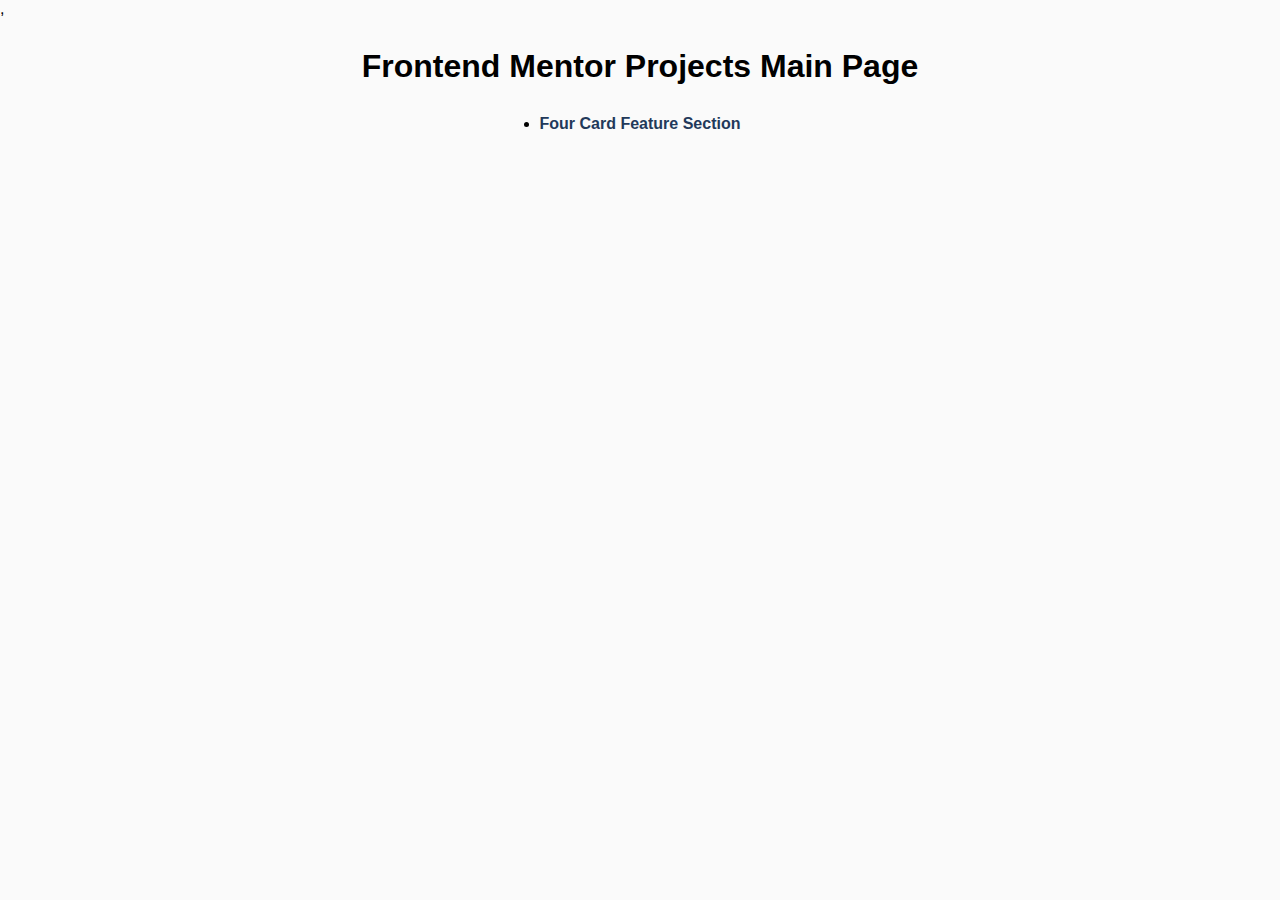
<file: index.html>
,<!DOCTYPE html>
<html lang="en">
<head>
    <meta charset="UTF-8">
    <meta http-equiv="X-UA-Compatible" content="IE=edge">
    <title>Frontend Mentor  Main Page</title>
    <link rel="stylesheet" href="style.css" />
</head>
<body>
    <header>
        <h1>Frontend Mentor  Projects Main Page</h1>
    </header>
    <div class="container">
        <ul>
            <li>
                <a href="/four-card-feature-section-master/index.html">Four Card Feature Section</a>
            </li>
        </ul>
    </div>
</body>
</html>
</file>
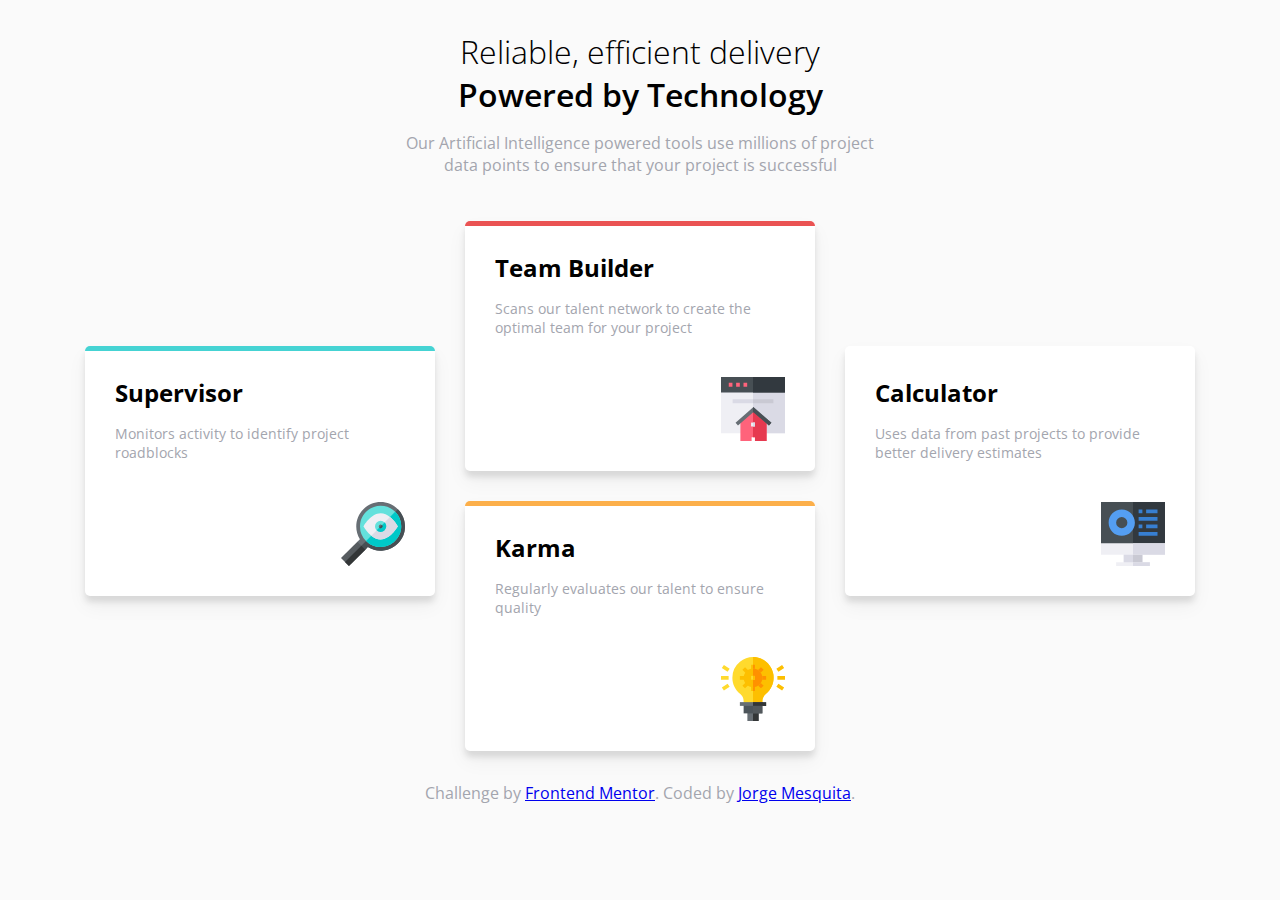
<file: four-card-feature-section-master/index.html>
<!DOCTYPE html>
<html lang="en">
<head>
  <meta charset="UTF-8">
  <meta name="viewport" content="width=device-width, initial-scale=1.0"> <!-- displays site properly based on user's device -->

  <link rel="icon" type="image/png" sizes="32x32" href="./images/favicon-32x32.png">
  
  <title>Frontend Mentor | Four card feature section</title>
  <link rel="stylesheet" href="style.css" />

</head>
<body>
  <header>
    <h1>Reliable, efficient delivery
        <span>Powered by Technology</span>
    </h1>
    <p>Our Artificial Intelligence powered tools use millions of project data points 
      to ensure that your project is successful
    </p>
  </header>
  <div class="container">
    <div class="box box-cyan box-push">
      <h2>Supervisor</h2>
      <p>Monitors activity to identify project roadblocks</p>
      <img src="./images/icon-supervisor.svg" alt="supervisor" />
    </div>
    <div class="box box-red">
      <h2>Team Builder</h2>
      <p>Scans our talent network to create the optimal team for your project</p>
      <img src="./images/icon-team-builder.svg" alt="team builder" />
    </div>
    <div class="box box-blu box-push">
      <h2>Calculator</h2>
      <p>Uses data from past projects to provide better delivery estimates</p>
      <img src="./images/icon-calculator.svg" alt="calculator" />
    </div>
    <div class="box box-orange">
      <h2>Karma</h2>
       <p>Regularly evaluates our talent to ensure quality</p>
       <img src="./images/icon-karma.svg" alt="karma" />
    </div>
  </div>


  


  

  

  
  <footer>
    <p class="attribution">
      Challenge by <a href="https://www.frontendmentor.io?ref=challenge" target="_blank">Frontend Mentor</a>. 
      Coded by <a href="#">Jorge Mesquita</a>.
    </p>
  </footer>
</body>
</html>
</file>
<file: style.css>
* {
    box-sizing: border-box;
    margin: 0;
    padding: 0;
}

body {
    font-family: 'Open Sans', sans-serif;
    background-color: hsl(0, 0%, 98%);
}

header {
    margin: 30px auto;
    max-width: 600px;
    text-align: center;
}

a {
    font-weight: 600;
    text-decoration: none;
    color: rgb(34, 57, 90);
}

.container {
    display: flex;
   /* flex-wrap: wrap;*/
    margin: 0 auto;
    justify-content: center;
    max-width: 1140px;
}
</file>
<file: four-card-feature-section-master/style.css>
@import url('https://fonts.googleapis.com/css2?family=Open+Sans&display=swap');

* {
    box-sizing: border-box;
}

body {
    font-family: 'Open Sans', sans-serif;
    background-color: hsl(0, 0%, 98%);
}

header {
    margin: 30px auto;
    max-width: 500px;
    text-align: center;
}

h1 {
    font-weight: 200;
    margin: 0;
}

h1 span {
    font-weight: 600;
}

p {
    color: hsl(229, 6%, 66%);
}

.container {
    display: flex;
    flex-wrap: wrap;
    margin: 0 auto;
    justify-content: center;
    max-width: 1140px;
}

.box {
    background-color: white;
    box-shadow: 0 10px 20px rgba(0, 0, 0, 0.05), 0 6px 6px rgba(0, 0, 0, 0.1);
    border-radius: 5px;
    padding: 30px;
    position: relative;
    overflow: hidden;
    margin: 15px;
    width: 350px;
}

.box::after {
    content: '';
    position: absolute;
    top: 0;
    left: 0;
    height: 5px;
    width: 100%;
}

.box-red::after {
    background-color: hsl(0, 78%, 62%);
}

.box-blue::after {
    background-color: hsl(212, 86%, 64%);
}

.box-cyan::after {
    background-color: hsl(180, 62%, 55%);
}

.box-orange::after {
    background-color: hsl(34, 97%, 64%);
}

.box-push {
    transform: translateY(50%);
}

.box h2 {
    margin: 0;
}
.box p {
    font-size: 14px;
    margin: 15px 0 40px;
}

.box img {
    display: block;
    margin-left: auto;
}

footer {
    text-align: center;
}

@media (max-width: 767px) {
    .box-push {
        transform: translatey(0);
    }
}
</file>
